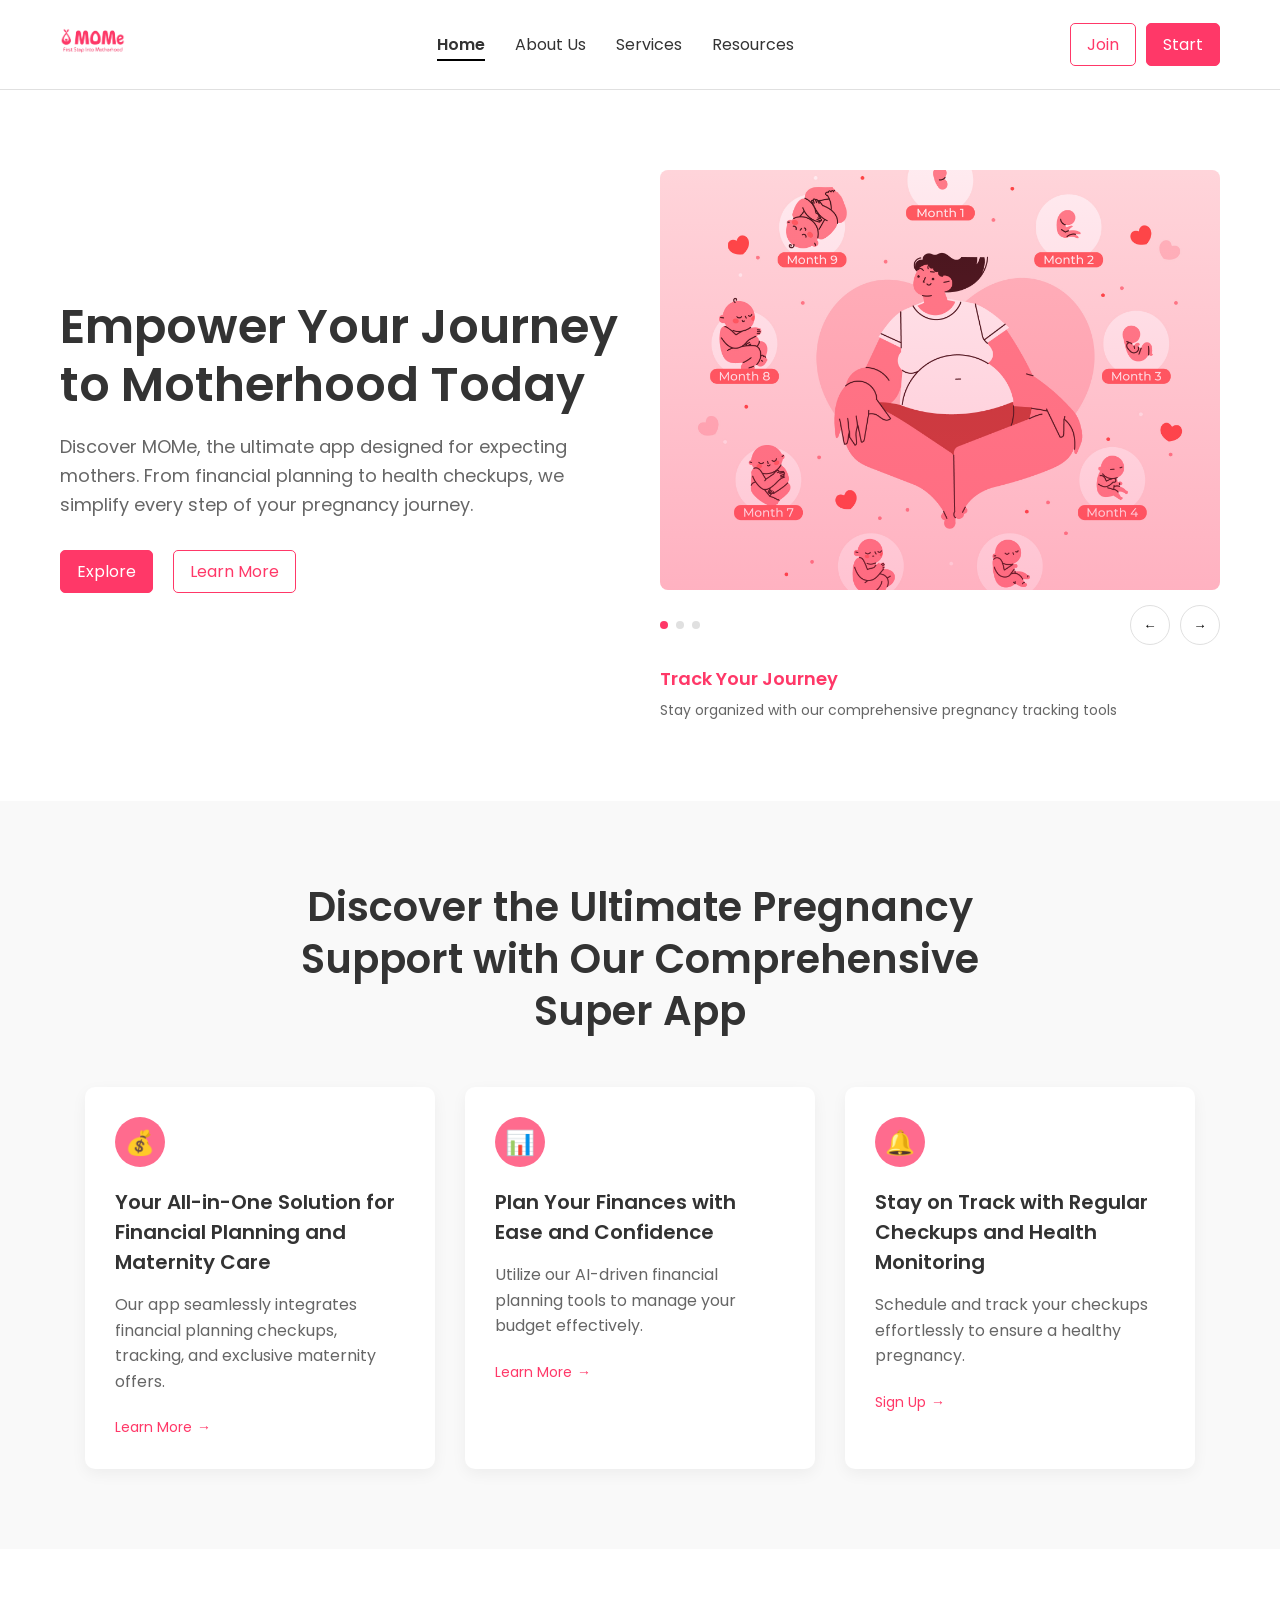
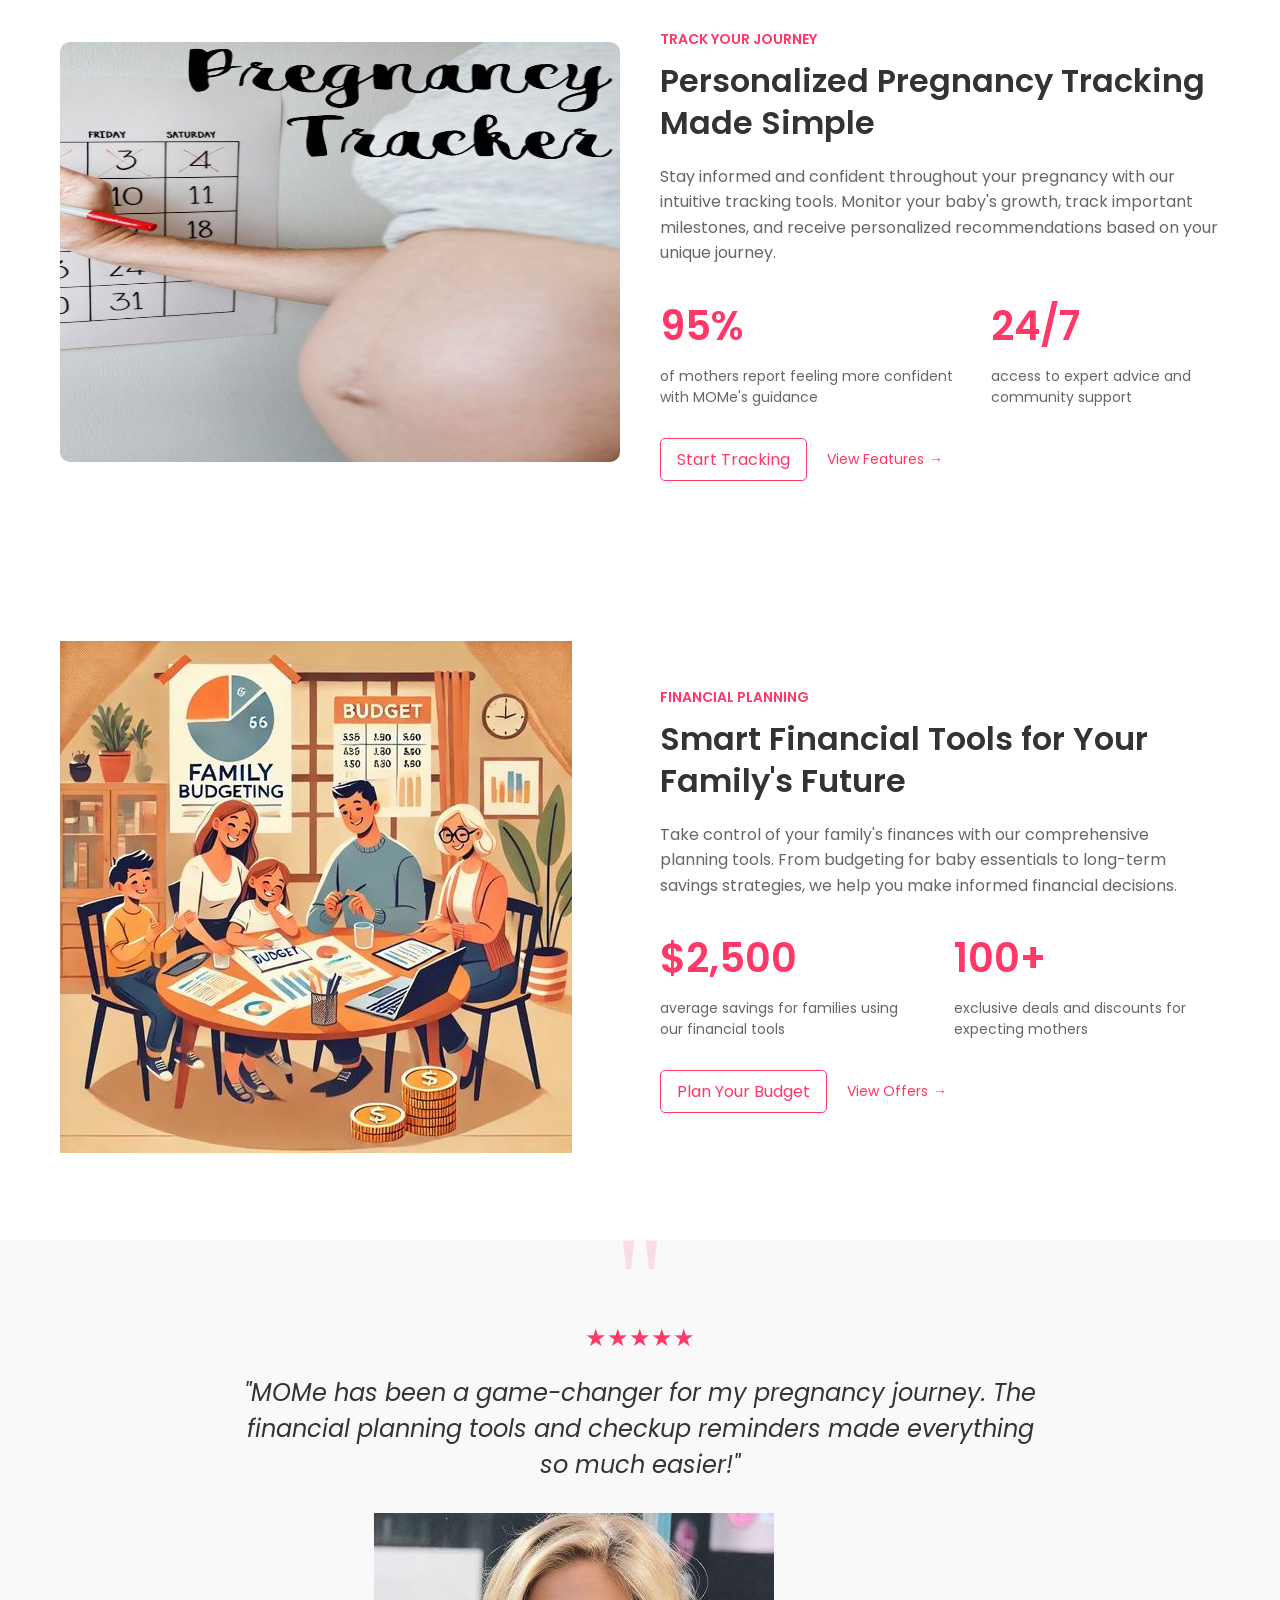
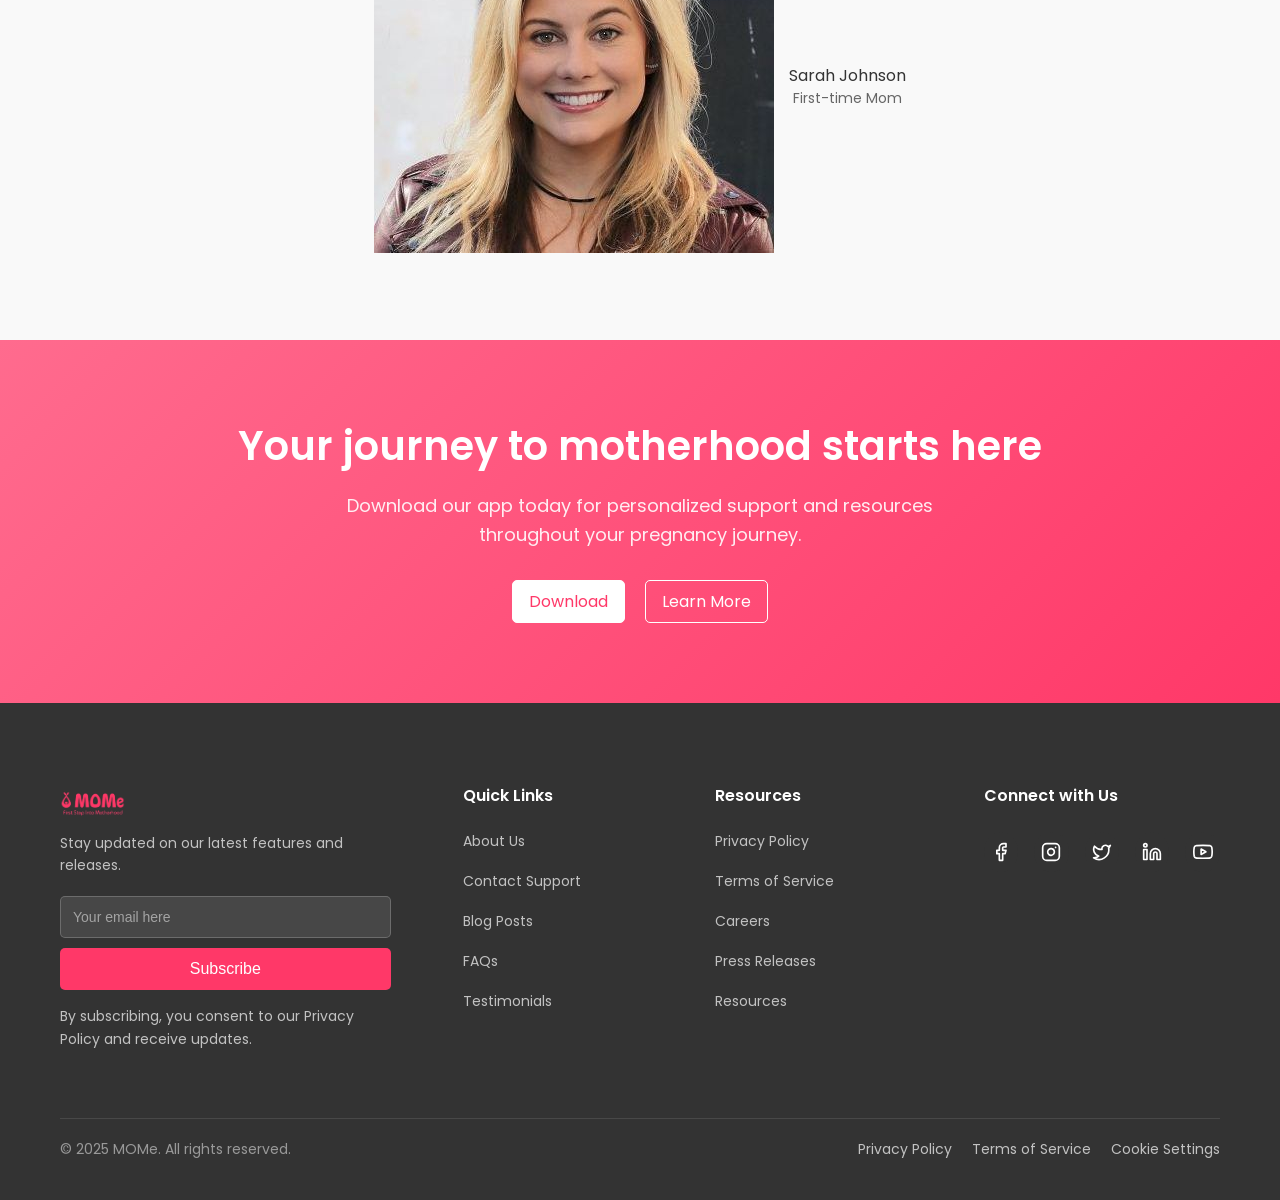
<file: index.html>
<!DOCTYPE html>
<html lang="en">
<head>
  <meta charset="UTF-8">
  <meta name="viewport" content="width=device-width, initial-scale=1.0">
  <title>MOMe - Pregnancy Support App</title>
  <link rel="icon" type="image/svg+xml" href="favicon.svg">
  <link rel="stylesheet" href="styles.css">
  <link href="https://fonts.googleapis.com/css2?family=Poppins:wght@400;600&display=swap" rel="stylesheet">
  <meta name="description" content="MOMe - Your all-in-one pregnancy companion app. Track your journey, manage finances, and get expert support throughout your pregnancy.">
</head>
<body>
  <!-- Header -->
  <header>
    <div class="container">
      <div class="logo"><img src="logo\MOMe_-_First_Step_Into_Motherhood.pptx-removebg-preview (1).png" alt="MOMe Logo"></div>
      <nav>
        <ul>
          <li><a href="index.html" class="active">Home</a></li>
          <li><a href="about.html">About Us</a></li>
          <li><a href="services.html">Services</a></li>
          <li><a href="resources.html">Resources</a></li>
        </ul>
      </nav>
      <div class="header-buttons">
        <a href="#" class="btn btn-outline">Join</a>
        <a href="#" class="btn btn-filled">Start</a>
      </div>
    </div>
  </header>

  <!-- Hero Section -->
  <section class="hero">
    <div class="container">
      <div class="hero-content">
        <!-- Left Side: Text and Buttons -->
        <div class="hero-text">
          <h1>Empower Your Journey to Motherhood Today</h1>
          <p>
            Discover MOMe, the ultimate app designed for expecting mothers. From financial planning to health checkups, we simplify every step of your pregnancy journey.
          </p>
          <div class="hero-buttons">
            <a href="#" class="btn btn-filled">Explore</a>
            <a href="#" class="btn btn-outline">Learn More</a>
          </div>
        </div>
        <!-- Right Side: Single Image with Slider Controls -->
        <div class="hero-image-container">
          <div class="main-image-placeholder" style="background-image: url('hero/preg_tip.jpg')">
          </div>
          <div class="slider-container">
            <div class="slide-indicators">
              <div class="indicator active"></div>
              <div class="indicator"></div>
              <div class="indicator"></div>
            </div>
            <div class="slider-navigation">
              <button class="nav-button prev">←</button>
              <button class="nav-button next">→</button>
            </div>
          </div>
          <div class="short-info">
            <h3>Track Your Journey</h3>
            <p>Stay organized with our comprehensive pregnancy tracking tools</p>
          </div>
        </div>
      </div>
    </div>
  </section>

  <!-- Features Section -->
  <section class="features">
    <div class="container">
      <h2>Discover the Ultimate Pregnancy Support with Our Comprehensive Super App</h2>
      <div class="feature-cards">
        <!-- Card 1 -->
        <div class="card">
          <div class="icon-placeholder"></div>
          <h3>Your All-in-One Solution for Financial Planning and Maternity Care</h3>
          <p>Our app seamlessly integrates financial planning checkups, tracking, and exclusive maternity offers.</p>
          <a href="#" class="learn-more">Learn More <span class="arrow">→</span></a>
        </div>
        <!-- Card 2 -->
        <div class="card">
          <div class="icon-placeholder"></div>
          <h3>Plan Your Finances with Ease and Confidence</h3>
          <p>Utilize our AI-driven financial planning tools to manage your budget effectively.</p>
          <a href="#" class="learn-more">Learn More <span class="arrow">→</span></a>
        </div>
        <!-- Card 3 -->
        <div class="card">
          <div class="icon-placeholder"></div>
          <h3>Stay on Track with Regular Checkups and Health Monitoring</h3>
          <p>Schedule and track your checkups effortlessly to ensure a healthy pregnancy.</p>
          <a href="#" class="learn-more">Sign Up <span class="arrow">→</span></a>
        </div>
      </div>
    </div>
  </section>

  <!-- New Section: Medium Length Section -->
  <section class="medium-section">
    <div class="container">
      <div class="medium-content">
        <!-- Left Side: Image -->
        <div class="medium-image">
          <img src="hero\Track_pregnant.jpeg" alt="Pregnancy Tracking" class="image-placeholder">
        </div>
        <!-- Right Side: Text and Stats -->
        <div class="medium-text">
          <span class="tagline">Track Your Journey</span>
          <h2>Personalized Pregnancy Tracking Made Simple</h2>
          <p>
            Stay informed and confident throughout your pregnancy with our intuitive tracking tools. Monitor your baby's growth, track important milestones, and receive personalized recommendations based on your unique journey.
          </p>
          <div class="stats">
            <div class="stat">
              <h3>95%</h3>
              <p>of mothers report feeling more confident with MOMe's guidance</p>
            </div>
            <div class="stat">
              <h3>24/7</h3>
              <p>access to expert advice and community support</p>
            </div>
          </div>
          <div class="medium-buttons">
            <a href="#" class="btn btn-outline">Start Tracking</a>
            <a href="#" class="learn-more">View Features <span class="arrow">→</span></a>
          </div>
        </div>
      </div>
    </div>
  </section>

  <!-- Medium Length Section -->
  <section class="medium-section">
    <div class="container">
      <div class="medium-content">
        <!-- Left Side: Image -->
        <div class="medium-image">
          <img src="hero\Financial_family.jpeg" alt="Financial Planning Image" class="medium-img">
        </div>
        <!-- Right Side: Text and Stats -->
        <div class="medium-text">
          <span class="tagline">Financial Planning</span>
          <h2>Smart Financial Tools for Your Family's Future</h2>
          <p>
            Take control of your family's finances with our comprehensive planning tools. From budgeting for baby essentials to long-term savings strategies, we help you make informed financial decisions.
          </p>
          <div class="stats">
            <div class="stat">
              <h3>$2,500</h3>
              <p>average savings for families using our financial tools</p>
            </div>
            <div class="stat">
              <h3>100+</h3>
              <p>exclusive deals and discounts for expecting mothers</p>
            </div>
          </div>
          <div class="medium-buttons">
            <a href="#" class="btn btn-outline">Plan Your Budget</a>
            <a href="#" class="learn-more">View Offers <span class="arrow">→</span></a>
          </div>
        </div>
      </div>
    </div>
  </section>

  <!-- Testimonial Section -->
  <section class="testimonial">
    <div class="container">
      <div class="stars">★★★★★</div>
      <blockquote>
        "MOMe has been a game-changer for my pregnancy journey. The financial planning tools and checkup reminders made everything so much easier!"
      </blockquote>
      <div class="author">
        <div class="avatar">
          <img src="hero\sarahjonson.jpeg" alt="Sarah Johnson" class="avatar-img">
        </div>
        <div class="author-info">
          <p>Sarah Johnson</p>
          <p>First-time Mom</p>
        </div>
      </div>
    </div>
  </section>

  <!-- CTA Section -->
  <section class="cta">
    <div class="container">
      <h2>Your journey to motherhood starts here</h2>
      <p>Download our app today for personalized support and resources throughout your pregnancy journey.</p>
      <div class="cta-buttons">
        <a href="#" class="btn btn-filled">Download</a>
        <a href="#" class="btn btn-outline">Learn More</a>
      </div>
    </div>
  </section>

  <!-- Footer -->
  <footer>
    <div class="container">
        <div class="footer-columns">
          <!-- Column 1: Logo & Newsletter -->
          <div class="footer-column">
            <div class="logo"><img src="logo\MOMe_-_First_Step_Into_Motherhood.pptx-removebg-preview (1).png" alt="MOMe Logo"></div>
            <p>Stay updated on our latest features and releases.</p>
            <form class="newsletter-form">
              <input type="email" placeholder="Your email here" required>
              <button type="submit" class="btn btn-filled">Subscribe</button>
            </form>
            <p class="consent-text">By subscribing, you consent to our Privacy Policy and receive updates.</p>
          </div>
          <!-- Column 2: Quick Links -->
          <div class="footer-column quick-links">
            <h4>Quick Links</h4>
            <ul>
              <li><a href="about.html">About Us</a></li>
              <li><a href="#">Contact Support</a></li>
              <li><a href="#">Blog Posts</a></li>
              <li><a href="#">FAQs</a></li>
              <li><a href="#">Testimonials</a></li>
            </ul>
          </div>
          <!-- Column 3: Resources -->
          <div class="footer-column">
            <h4>Resources</h4>
            <ul>
              <li><a href="#">Privacy Policy</a></li>
              <li><a href="#">Terms of Service</a></li>
              <li><a href="#">Careers</a></li>
              <li><a href="#">Press Releases</a></li>
              <li><a href="resources.html">Resources</a></li>
            </ul>
          </div>
          <!-- Column 4: Connect with Us -->
          <div class="footer-column">
            <h4>Connect with Us</h4>
            <div class="social-icons">
              <a href="#" aria-label="Facebook"><svg xmlns="http://www.w3.org/2000/svg" width="24" height="24" viewBox="0 0 24 24" fill="none" stroke="currentColor" stroke-width="2" stroke-linecap="round" stroke-linejoin="round"><path d="M18 2h-3a5 5 0 0 0-5 5v3H7v4h3v8h4v-8h3l1-4h-4V7a1 1 0 0 1 1-1h3z"></path></svg></a>
              <a href="#" aria-label="Instagram"><svg xmlns="http://www.w3.org/2000/svg" width="24" height="24" viewBox="0 0 24 24" fill="none" stroke="currentColor" stroke-width="2" stroke-linecap="round" stroke-linejoin="round"><rect x="2" y="2" width="20" height="20" rx="5" ry="5"></rect><path d="M16 11.37A4 4 0 1 1 12.63 8 4 4 0 0 1 16 11.37z"></path><line x1="17.5" y1="6.5" x2="17.51" y2="6.5"></line></svg></a>
              <a href="#" aria-label="Twitter"><svg xmlns="http://www.w3.org/2000/svg" width="24" height="24" viewBox="0 0 24 24" fill="none" stroke="currentColor" stroke-width="2" stroke-linecap="round" stroke-linejoin="round"><path d="M22 4s-.7 2.1-2 3.4c1.6 10-9.4 17.3-18 11.6 2.2.1 4.4-.6 6-2C3 15.5.5 9.6 3 5c2.2 2.6 5.6 4.1 9 4-.9-4.2 4-6.6 7-3.8 1.1 0 3-1.2 3-1.2z"></path></svg></a>
              <a href="#" aria-label="LinkedIn"><svg xmlns="http://www.w3.org/2000/svg" width="24" height="24" viewBox="0 0 24 24" fill="none" stroke="currentColor" stroke-width="2" stroke-linecap="round" stroke-linejoin="round"><path d="M16 8a6 6 0 0 1 6 6v7h-4v-7a2 2 0 0 0-2-2 2 2 0 0 0-2 2v7h-4v-7a6 6 0 0 1 6-6z"></path><rect x="2" y="9" width="4" height="12"></rect><circle cx="4" cy="4" r="2"></circle></svg></a>
              <a href="#" aria-label="YouTube"><svg xmlns="http://www.w3.org/2000/svg" width="24" height="24" viewBox="0 0 24 24" fill="none" stroke="currentColor" stroke-width="2" stroke-linecap="round" stroke-linejoin="round"><path d="M22.54 6.42a2.78 2.78 0 0 0-1.94-2C18.88 4 12 4 12 4s-6.88 0-8.6.46a2.78 2.78 0 0 0-1.94 2A29 29 0 0 0 1 11.75a29 29 0 0 0 .46 5.33A2.78 2.78 0 0 0 3.4 19c1.72.46 8.6.46 8.6.46s6.88 0 8.6-.46a2.78 2.78 0 0 0 1.94-2 29 29 0 0 0 .46-5.25 29 29 0 0 0-.46-5.33z"></path><polygon points="9.75 15.02 15.5 11.75 9.75 8.48 9.75 15.02"></polygon></svg></a>
            </div>
          </div>
        </div>
        <div class="footer-bottom">
          <p>© 2025 MOMe. All rights reserved.</p>
          <div class="footer-bottom-links">
            <a href="#">Privacy Policy</a>
            <a href="#">Terms of Service</a>
            <a href="#">Cookie Settings</a>
          </div>
        </div>
      </div>
  </footer>

  <!-- JavaScript -->
  <script src="script.js"></script>
</body>
</html>
</file>
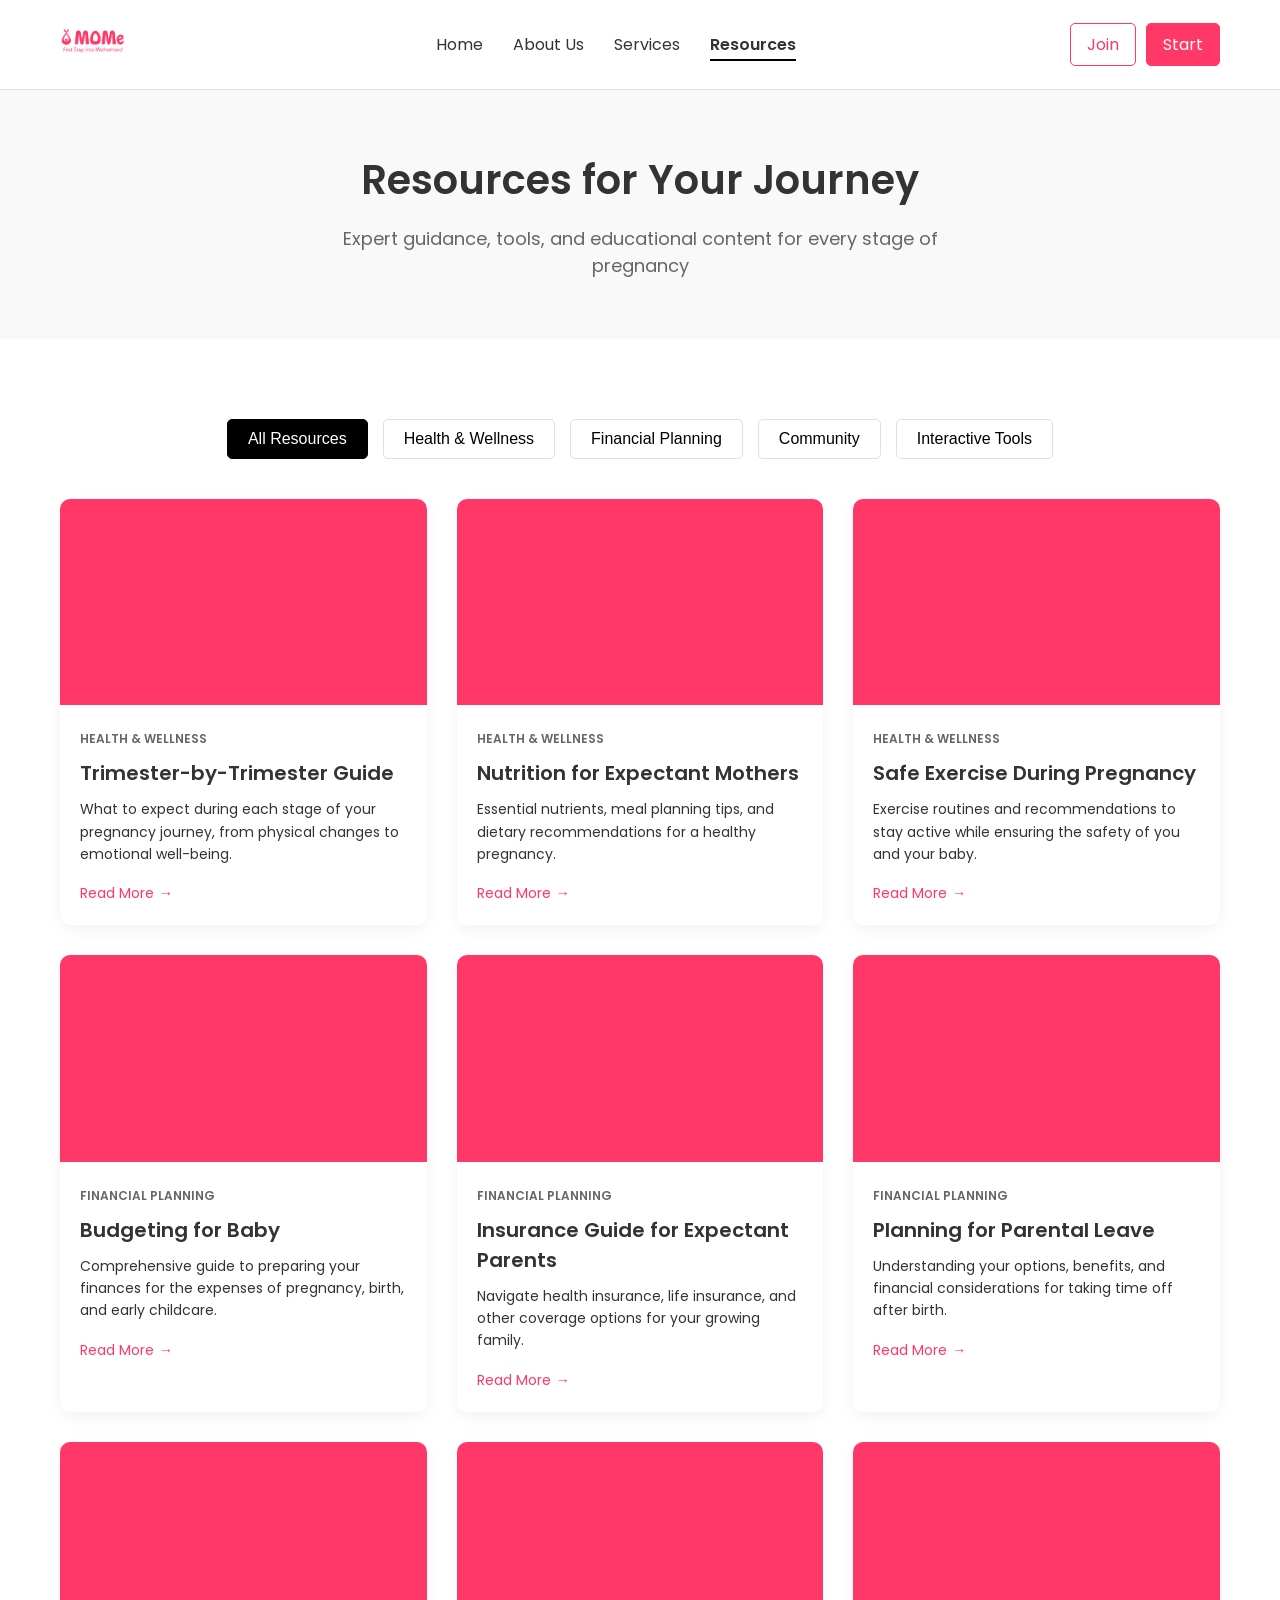
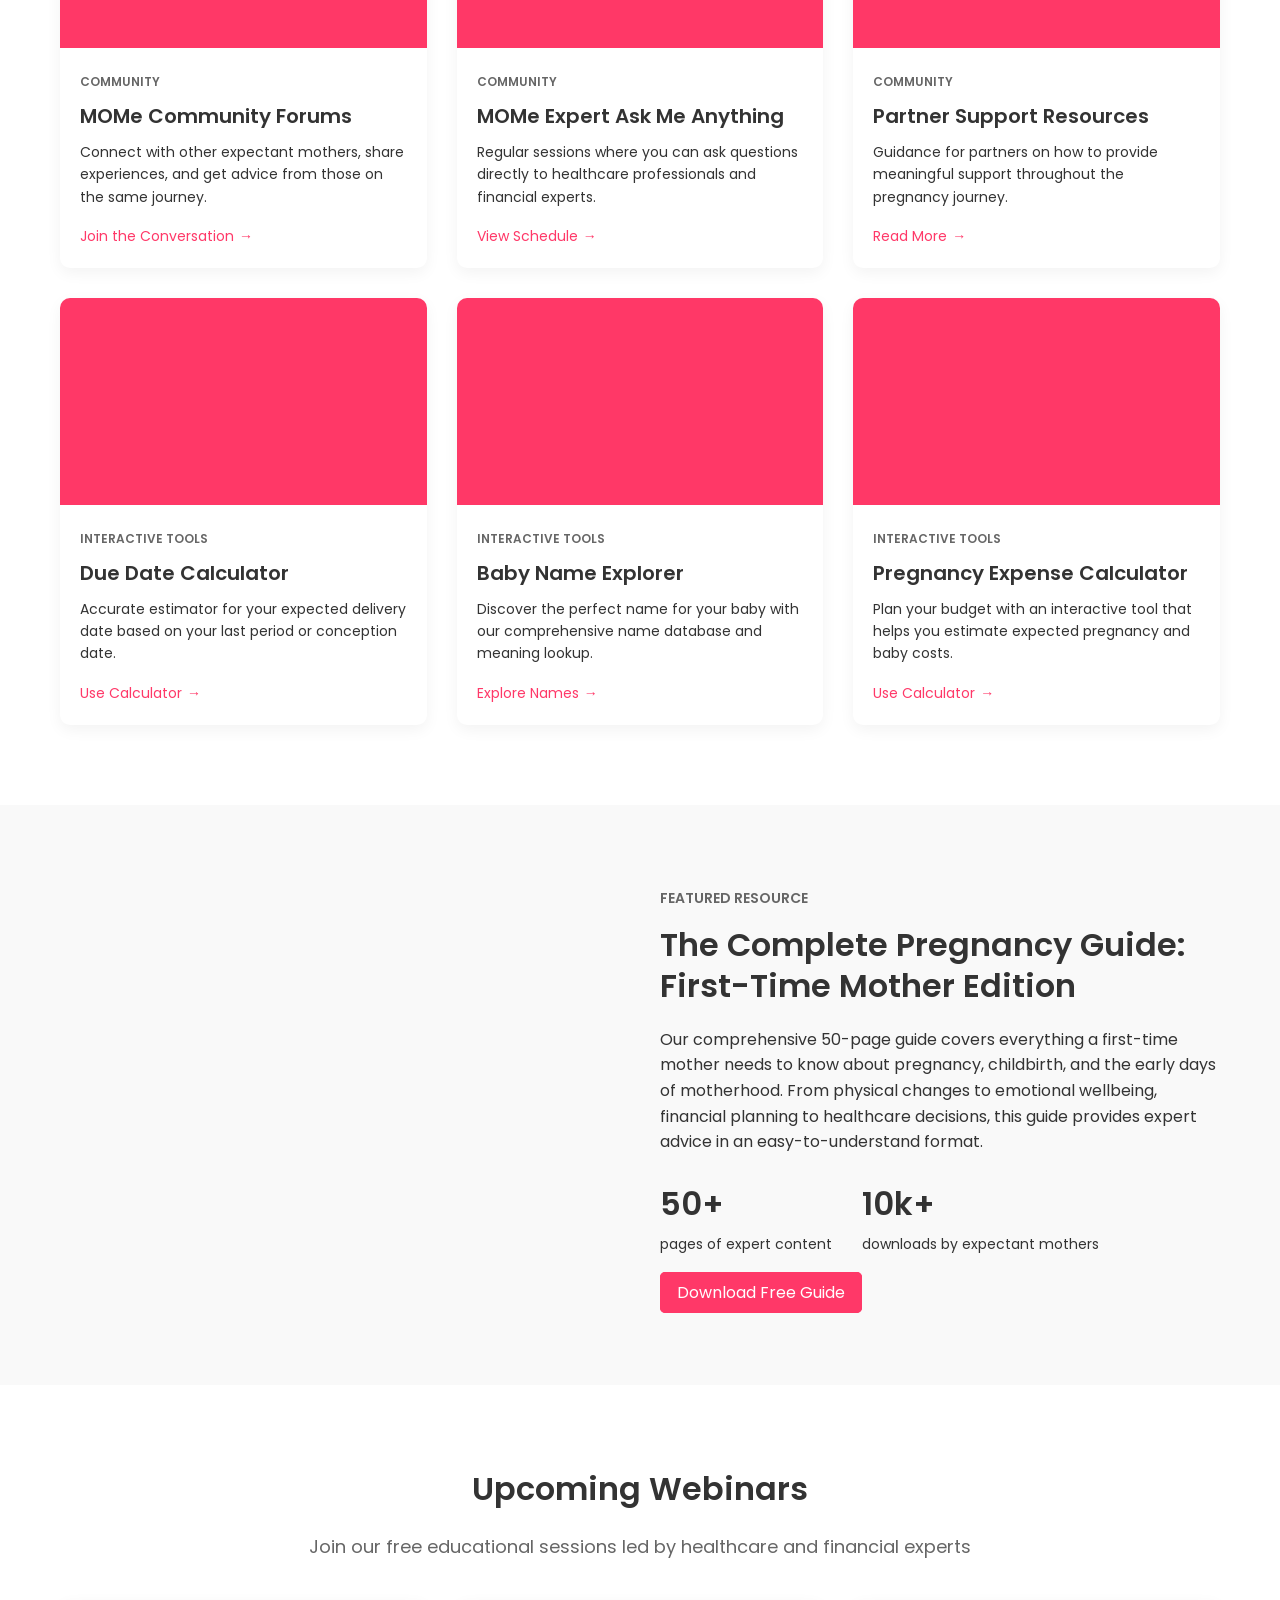
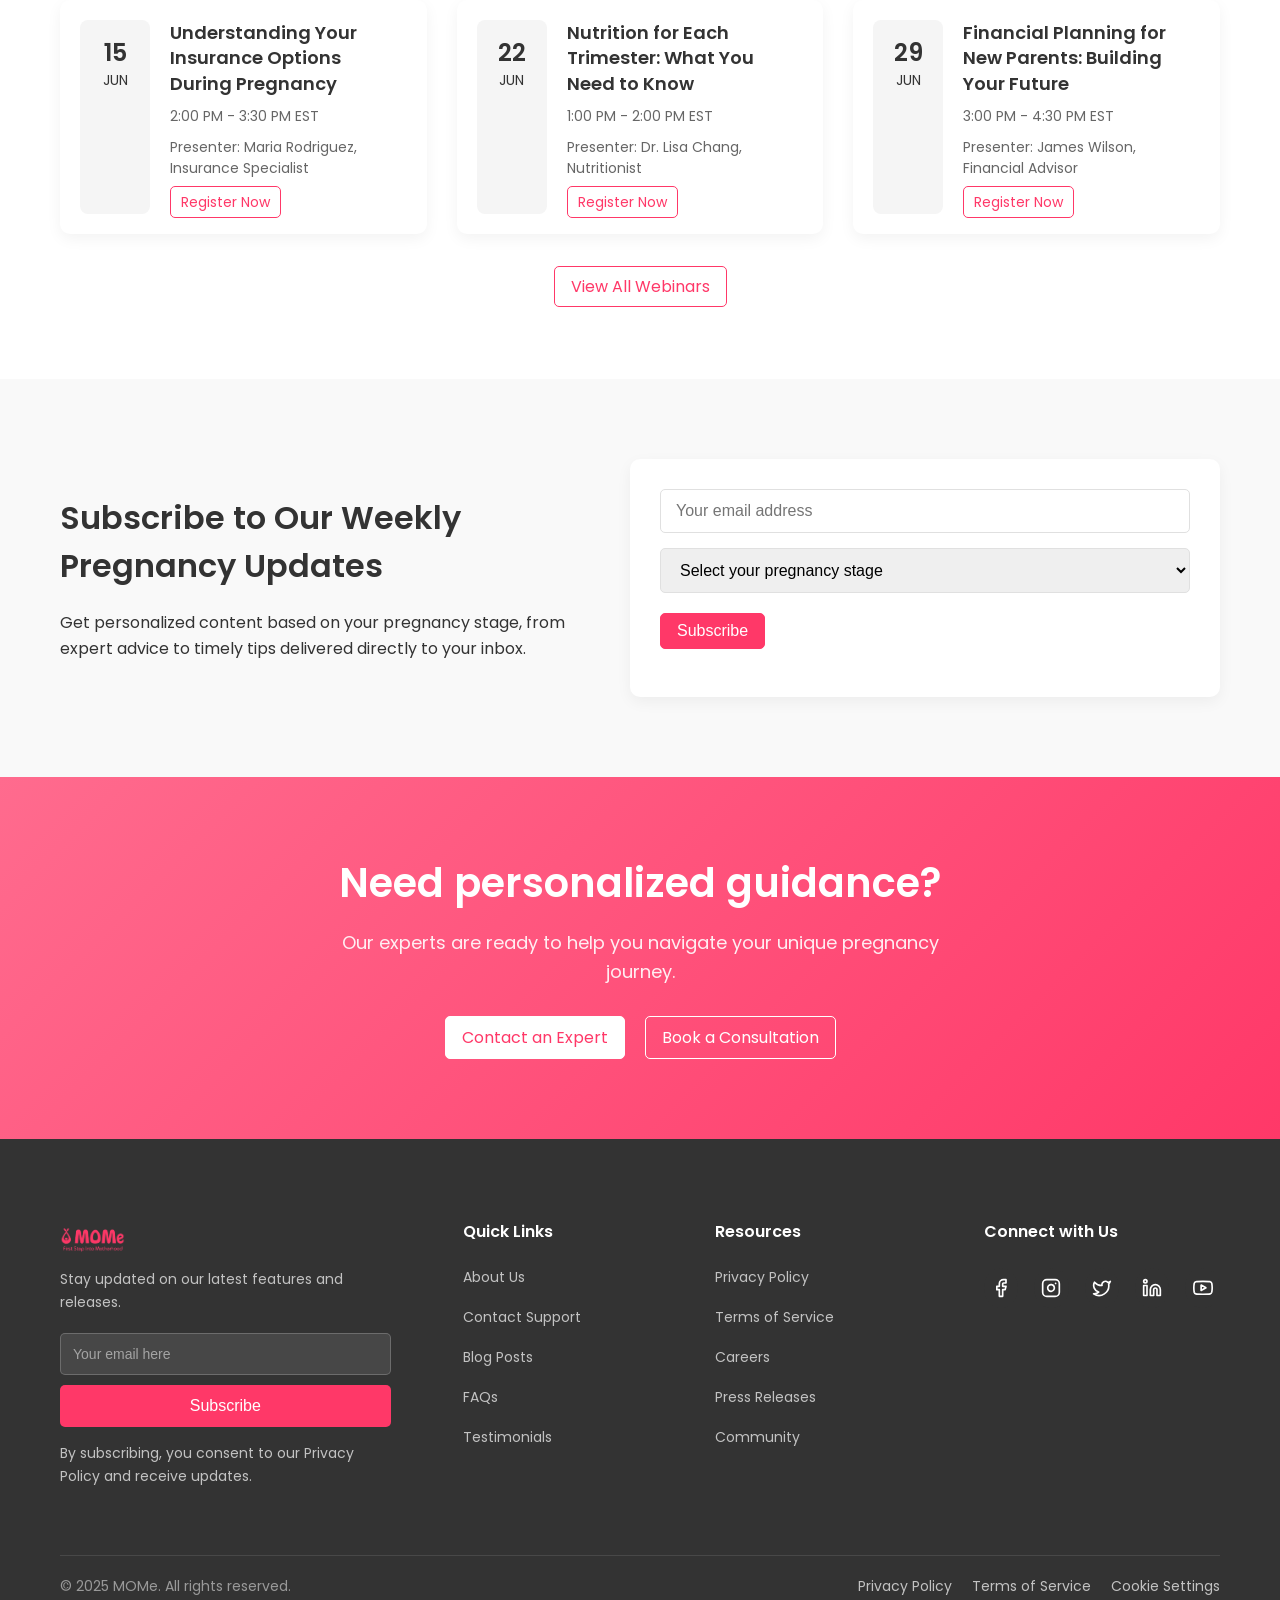
<file: resources.html>
<!DOCTYPE html>
<html lang="en">
<head>
  <meta charset="UTF-8">
  <meta name="viewport" content="width=device-width, initial-scale=1.0">
  <title>Resources - MOMe</title>
  <link rel="icon" type="image/svg+xml" href="favicon.svg">
  <link rel="stylesheet" href="styles.css">
  <link href="https://fonts.googleapis.com/css2?family=Poppins:wght@400;600&display=swap" rel="stylesheet">
  <meta name="description" content="Discover a wealth of resources for expectant mothers - articles, guides, tools, and community support throughout your pregnancy journey.">
</head>
<body>
  <!-- Header -->
  <header>
    <div class="container">
      <div class="logo"><img src="logo\MOMe_-_First_Step_Into_Motherhood.pptx-removebg-preview (1).png" alt="MOMe Logo"></div>
      <nav>
        <ul>
          <li><a href="index.html">Home</a></li>
          <li><a href="about.html">About Us</a></li>
          <li><a href="services.html">Services</a></li>
          <li><a href="resources.html" class="active">Resources</a></li>
        </ul>
      </nav>
      <div class="header-buttons">
        <a href="#" class="btn btn-outline">Join</a>
        <a href="#" class="btn btn-filled">Start</a>
      </div>
    </div>
  </header>

  <!-- Page Banner -->
  <section class="page-banner">
    <div class="container">
      <h1>Resources for Your Journey</h1>
      <p>Expert guidance, tools, and educational content for every stage of pregnancy</p>
    </div>
  </section>

  <!-- Categories Section -->
  <section class="resource-categories">
    <div class="container">
      <div class="category-tabs">
        <button class="category-tab active" data-category="all">All Resources</button>
        <button class="category-tab" data-category="health">Health & Wellness</button>
        <button class="category-tab" data-category="financial">Financial Planning</button>
        <button class="category-tab" data-category="community">Community</button>
        <button class="category-tab" data-category="tools">Interactive Tools</button>
      </div>

      <div class="resource-grid">
        <!-- Health & Wellness -->
        <div class="resource-card" data-category="health">
          <div class="resource-image">
            <div class="image-placeholder" style="background-image: url('background.jpg')"></div>
          </div>
          <div class="resource-content">
            <span class="resource-tag">Health & Wellness</span>
            <h3>Trimester-by-Trimester Guide</h3>
            <p>What to expect during each stage of your pregnancy journey, from physical changes to emotional well-being.</p>
            <a href="#" class="learn-more">Read More <span class="arrow">→</span></a>
          </div>
        </div>

        <div class="resource-card" data-category="health">
          <div class="resource-image">
            <div class="image-placeholder" style="background-image: url('background.jpg')"></div>
          </div>
          <div class="resource-content">
            <span class="resource-tag">Health & Wellness</span>
            <h3>Nutrition for Expectant Mothers</h3>
            <p>Essential nutrients, meal planning tips, and dietary recommendations for a healthy pregnancy.</p>
            <a href="#" class="learn-more">Read More <span class="arrow">→</span></a>
          </div>
        </div>

        <div class="resource-card" data-category="health">
          <div class="resource-image">
            <div class="image-placeholder" style="background-image: url('background.jpg')"></div>
          </div>
          <div class="resource-content">
            <span class="resource-tag">Health & Wellness</span>
            <h3>Safe Exercise During Pregnancy</h3>
            <p>Exercise routines and recommendations to stay active while ensuring the safety of you and your baby.</p>
            <a href="#" class="learn-more">Read More <span class="arrow">→</span></a>
          </div>
        </div>

        <!-- Financial Planning -->
        <div class="resource-card" data-category="financial">
          <div class="resource-image">
            <div class="image-placeholder" style="background-image: url('background.jpg')"></div>
          </div>
          <div class="resource-content">
            <span class="resource-tag">Financial Planning</span>
            <h3>Budgeting for Baby</h3>
            <p>Comprehensive guide to preparing your finances for the expenses of pregnancy, birth, and early childcare.</p>
            <a href="#" class="learn-more">Read More <span class="arrow">→</span></a>
          </div>
        </div>

        <div class="resource-card" data-category="financial">
          <div class="resource-image">
            <div class="image-placeholder" style="background-image: url('background.jpg')"></div>
          </div>
          <div class="resource-content">
            <span class="resource-tag">Financial Planning</span>
            <h3>Insurance Guide for Expectant Parents</h3>
            <p>Navigate health insurance, life insurance, and other coverage options for your growing family.</p>
            <a href="#" class="learn-more">Read More <span class="arrow">→</span></a>
          </div>
        </div>

        <div class="resource-card" data-category="financial">
          <div class="resource-image">
            <div class="image-placeholder" style="background-image: url('background.jpg')"></div>
          </div>
          <div class="resource-content">
            <span class="resource-tag">Financial Planning</span>
            <h3>Planning for Parental Leave</h3>
            <p>Understanding your options, benefits, and financial considerations for taking time off after birth.</p>
            <a href="#" class="learn-more">Read More <span class="arrow">→</span></a>
          </div>
        </div>

        <!-- Community -->
        <div class="resource-card" data-category="community">
          <div class="resource-image">
            <div class="image-placeholder" style="background-image: url('background.jpg')"></div>
          </div>
          <div class="resource-content">
            <span class="resource-tag">Community</span>
            <h3>MOMe Community Forums</h3>
            <p>Connect with other expectant mothers, share experiences, and get advice from those on the same journey.</p>
            <a href="#" class="learn-more">Join the Conversation <span class="arrow">→</span></a>
          </div>
        </div>

        <div class="resource-card" data-category="community">
          <div class="resource-image">
            <div class="image-placeholder" style="background-image: url('background.jpg')"></div>
          </div>
          <div class="resource-content">
            <span class="resource-tag">Community</span>
            <h3>MOMe Expert Ask Me Anything</h3>
            <p>Regular sessions where you can ask questions directly to healthcare professionals and financial experts.</p>
            <a href="#" class="learn-more">View Schedule <span class="arrow">→</span></a>
          </div>
        </div>

        <div class="resource-card" data-category="community">
          <div class="resource-image">
            <div class="image-placeholder" style="background-image: url('background.jpg')"></div>
          </div>
          <div class="resource-content">
            <span class="resource-tag">Community</span>
            <h3>Partner Support Resources</h3>
            <p>Guidance for partners on how to provide meaningful support throughout the pregnancy journey.</p>
            <a href="#" class="learn-more">Read More <span class="arrow">→</span></a>
          </div>
        </div>

        <!-- Interactive Tools -->
        <div class="resource-card" data-category="tools">
          <div class="resource-image">
            <div class="image-placeholder" style="background-image: url('background.jpg')"></div>
          </div>
          <div class="resource-content">
            <span class="resource-tag">Interactive Tools</span>
            <h3>Due Date Calculator</h3>
            <p>Accurate estimator for your expected delivery date based on your last period or conception date.</p>
            <a href="#" class="learn-more">Use Calculator <span class="arrow">→</span></a>
          </div>
        </div>

        <div class="resource-card" data-category="tools">
          <div class="resource-image">
            <div class="image-placeholder" style="background-image: url('background.jpg')"></div>
          </div>
          <div class="resource-content">
            <span class="resource-tag">Interactive Tools</span>
            <h3>Baby Name Explorer</h3>
            <p>Discover the perfect name for your baby with our comprehensive name database and meaning lookup.</p>
            <a href="#" class="learn-more">Explore Names <span class="arrow">→</span></a>
          </div>
        </div>

        <div class="resource-card" data-category="tools">
          <div class="resource-image">
            <div class="image-placeholder" style="background-image: url('background.jpg')"></div>
          </div>
          <div class="resource-content">
            <span class="resource-tag">Interactive Tools</span>
            <h3>Pregnancy Expense Calculator</h3>
            <p>Plan your budget with an interactive tool that helps you estimate expected pregnancy and baby costs.</p>
            <a href="#" class="learn-more">Use Calculator <span class="arrow">→</span></a>
          </div>
        </div>
      </div>
    </div>
  </section>

  <!-- Featured Resource -->
  <section class="featured-resource">
    <div class="container">
      <div class="featured-resource-content">
        <div class="featured-resource-image">
          <div class="image-placeholder" style="background-image: url('background.jpg')"></div>
        </div>
        <div class="featured-resource-text">
          <span class="featured-label">Featured Resource</span>
          <h2>The Complete Pregnancy Guide: First-Time Mother Edition</h2>
          <p>Our comprehensive 50-page guide covers everything a first-time mother needs to know about pregnancy, childbirth, and the early days of motherhood. From physical changes to emotional wellbeing, financial planning to healthcare decisions, this guide provides expert advice in an easy-to-understand format.</p>
          <div class="featured-stats">
            <div class="featured-stat">
              <h3>50+</h3>
              <p>pages of expert content</p>
            </div>
            <div class="featured-stat">
              <h3>10k+</h3>
              <p>downloads by expectant mothers</p>
            </div>
          </div>
          <a href="#" class="btn btn-filled">Download Free Guide</a>
        </div>
      </div>
    </div>
  </section>

  <!-- Monthly Webinars -->
  <section class="webinars-section">
    <div class="container">
      <h2 class="section-title">Upcoming Webinars</h2>
      <p class="section-subtitle">Join our free educational sessions led by healthcare and financial experts</p>
      
      <div class="webinars-grid">
        <div class="webinar-card">
          <div class="webinar-date">
            <span class="day">15</span>
            <span class="month">Jun</span>
          </div>
          <div class="webinar-info">
            <h3>Understanding Your Insurance Options During Pregnancy</h3>
            <p class="webinar-time">2:00 PM - 3:30 PM EST</p>
            <p class="webinar-presenter">Presenter: Maria Rodriguez, Insurance Specialist</p>
            <a href="#" class="btn btn-outline btn-sm">Register Now</a>
          </div>
        </div>
        
        <div class="webinar-card">
          <div class="webinar-date">
            <span class="day">22</span>
            <span class="month">Jun</span>
          </div>
          <div class="webinar-info">
            <h3>Nutrition for Each Trimester: What You Need to Know</h3>
            <p class="webinar-time">1:00 PM - 2:00 PM EST</p>
            <p class="webinar-presenter">Presenter: Dr. Lisa Chang, Nutritionist</p>
            <a href="#" class="btn btn-outline btn-sm">Register Now</a>
          </div>
        </div>
        
        <div class="webinar-card">
          <div class="webinar-date">
            <span class="day">29</span>
            <span class="month">Jun</span>
          </div>
          <div class="webinar-info">
            <h3>Financial Planning for New Parents: Building Your Future</h3>
            <p class="webinar-time">3:00 PM - 4:30 PM EST</p>
            <p class="webinar-presenter">Presenter: James Wilson, Financial Advisor</p>
            <a href="#" class="btn btn-outline btn-sm">Register Now</a>
          </div>
        </div>
      </div>
      
      <div class="webinars-cta">
        <a href="#" class="btn btn-outline">View All Webinars</a>
      </div>
    </div>
  </section>

  <!-- Newsletter Section -->
  <section class="newsletter-section">
    <div class="container">
      <div class="newsletter-content">
        <div class="newsletter-text">
          <h2>Subscribe to Our Weekly Pregnancy Updates</h2>
          <p>Get personalized content based on your pregnancy stage, from expert advice to timely tips delivered directly to your inbox.</p>
        </div>
        <form class="newsletter-form-large">
          <div class="form-group">
            <input type="email" placeholder="Your email address" required>
            <select name="pregnancy-stage" required>
              <option value="" disabled selected>Select your pregnancy stage</option>
              <option value="planning">Planning for pregnancy</option>
              <option value="first-trimester">First trimester</option>
              <option value="second-trimester">Second trimester</option>
              <option value="third-trimester">Third trimester</option>
              <option value="postpartum">Postpartum</option>
            </select>
          </div>
          <button type="submit" class="btn btn-filled">Subscribe</button>
          <p class="consent-text">By subscribing, you agree to our privacy policy and consent to receive weekly updates.</p>
        </form>
      </div>
    </div>
  </section>
  
  <!-- CTA Section -->
  <section class="cta">
    <div class="container">
      <h2>Need personalized guidance?</h2>
      <p>Our experts are ready to help you navigate your unique pregnancy journey.</p>
      <div class="cta-buttons">
        <a href="#" class="btn btn-filled">Contact an Expert</a>
        <a href="#" class="btn btn-outline">Book a Consultation</a>
      </div>
    </div>
  </section>

  <!-- Footer -->
  <footer>
    <div class="container">
        <div class="footer-columns">
          <!-- Column 1: Logo & Newsletter -->
          <div class="footer-column">
            <div class="logo"><img src="logo\MOMe_-_First_Step_Into_Motherhood.pptx-removebg-preview (1).png" alt="MOMe Logo"></div>
            <p>Stay updated on our latest features and releases.</p>
            <form class="newsletter-form">
              <input type="email" placeholder="Your email here" required>
              <button type="submit" class="btn btn-filled">Subscribe</button>
            </form>
            <p class="consent-text">By subscribing, you consent to our Privacy Policy and receive updates.</p>
          </div>
          <!-- Column 2: Quick Links -->
          <div class="footer-column quick-links">
            <h4>Quick Links</h4>
            <ul>
              <li><a href="about.html">About Us</a></li>
              <li><a href="#">Contact Support</a></li>
              <li><a href="#">Blog Posts</a></li>
              <li><a href="#">FAQs</a></li>
              <li><a href="#">Testimonials</a></li>
            </ul>
          </div>
          <!-- Column 3: Resources -->
          <div class="footer-column">
            <h4>Resources</h4>
            <ul>
              <li><a href="#">Privacy Policy</a></li>
              <li><a href="#">Terms of Service</a></li>
              <li><a href="#">Careers</a></li>
              <li><a href="#">Press Releases</a></li>
              <li><a href="#">Community</a></li>
            </ul>
          </div>
          <!-- Column 4: Connect with Us -->
          <div class="footer-column">
            <h4>Connect with Us</h4>
            <div class="social-icons">
              <a href="#" aria-label="Facebook"><svg xmlns="http://www.w3.org/2000/svg" width="24" height="24" viewBox="0 0 24 24" fill="none" stroke="currentColor" stroke-width="2" stroke-linecap="round" stroke-linejoin="round"><path d="M18 2h-3a5 5 0 0 0-5 5v3H7v4h3v8h4v-8h3l1-4h-4V7a1 1 0 0 1 1-1h3z"></path></svg></a>
              <a href="#" aria-label="Instagram"><svg xmlns="http://www.w3.org/2000/svg" width="24" height="24" viewBox="0 0 24 24" fill="none" stroke="currentColor" stroke-width="2" stroke-linecap="round" stroke-linejoin="round"><rect x="2" y="2" width="20" height="20" rx="5" ry="5"></rect><path d="M16 11.37A4 4 0 1 1 12.63 8 4 4 0 0 1 16 11.37z"></path><line x1="17.5" y1="6.5" x2="17.51" y2="6.5"></line></svg></a>
              <a href="#" aria-label="Twitter"><svg xmlns="http://www.w3.org/2000/svg" width="24" height="24" viewBox="0 0 24 24" fill="none" stroke="currentColor" stroke-width="2" stroke-linecap="round" stroke-linejoin="round"><path d="M22 4s-.7 2.1-2 3.4c1.6 10-9.4 17.3-18 11.6 2.2.1 4.4-.6 6-2C3 15.5.5 9.6 3 5c2.2 2.6 5.6 4.1 9 4-.9-4.2 4-6.6 7-3.8 1.1 0 3-1.2 3-1.2z"></path></svg></a>
              <a href="#" aria-label="LinkedIn"><svg xmlns="http://www.w3.org/2000/svg" width="24" height="24" viewBox="0 0 24 24" fill="none" stroke="currentColor" stroke-width="2" stroke-linecap="round" stroke-linejoin="round"><path d="M16 8a6 6 0 0 1 6 6v7h-4v-7a2 2 0 0 0-2-2a2 2 0 0 0-2 2v7h-4v-7a6 6 0 0 1 6-6z"></path><rect x="2" y="9" width="4" height="12"></rect><circle cx="4" cy="4" r="2"></circle></svg></a>
              <a href="#" aria-label="YouTube"><svg xmlns="http://www.w3.org/2000/svg" width="24" height="24" viewBox="0 0 24 24" fill="none" stroke="currentColor" stroke-width="2" stroke-linecap="round" stroke-linejoin="round"><path d="M22.54 6.42a2.78 2.78 0 0 0-1.94-2C18.88 4 12 4 12 4s-6.88 0-8.6.46a2.78 2.78 0 0 0-1.94 2A29 29 0 0 0 1 11.75a29 29 0 0 0 .46 5.33A2.78 2.78 0 0 0 3.4 19c1.72.46 8.6.46 8.6.46s6.88 0 8.6-.46a2.78 2.78 0 0 0 1.94-2 29 29 0 0 0 .46-5.25 29 29 0 0 0-.46-5.33z"></path><polygon points="9.75 15.02 15.5 11.75 9.75 8.48 9.75 15.02"></polygon></svg></a>
            </div>
          </div>
        </div>
        <div class="footer-bottom">
          <p>© 2025 MOMe. All rights reserved.</p>
          <div class="footer-bottom-links">
            <a href="#">Privacy Policy</a>
            <a href="#">Terms of Service</a>
            <a href="#">Cookie Settings</a>
          </div>
        </div>
      </div>
  </footer>

  <!-- JavaScript -->
  <script src="script.js"></script>
  <script>
    // Resource filtering functionality
    document.addEventListener('DOMContentLoaded', function() {
      const tabs = document.querySelectorAll('.category-tab');
      const resources = document.querySelectorAll('.resource-card');
      
      // Set up click handlers for category tabs
      tabs.forEach(tab => {
        tab.addEventListener('click', () => {
          // Update active tab
          tabs.forEach(t => t.classList.remove('active'));
          tab.classList.add('active');
          
          const category = tab.getAttribute('data-category');
          
          // Show/hide resources based on category
          resources.forEach(resource => {
            if (category === 'all' || resource.getAttribute('data-category') === category) {
              resource.style.display = 'block';
            } else {
              resource.style.display = 'none';
            }
          });
        });
      });
    });
  </script>
</body>
</html>
</file>
<file: styles.css>
/* Global Reset and Font */
* {
  margin: 0;
  padding: 0;
  box-sizing: border-box;
}

:root {
  /* Primary color based on the logo */
  --primary-color: #FF3868;
  --primary-dark: #E82A5A;
  --primary-light: #FF6B8E;
  
  /* Complementary colors */
  --secondary-color: #33C9DB;
  --secondary-dark: #28A8B8;
  --secondary-light: #5FD6E4;
  
  /* Neutrals */
  --dark: #333333;
  --grey: #666666;
  --light-grey: #E0E0E0;
  --off-white: #F9F9F9;
  --white: #FFFFFF;
}

body {
  font-family: 'Poppins', sans-serif;
  color: var(--dark);
  background-color: var(--white);
}

/* Container for consistent width */
.container {
  max-width: 1200px;
  margin: 0 auto;
  padding: 0 20px;
}

/* Header Styles */
header {
  padding: 20px 0;
  border-bottom: 1px solid var(--light-grey);
}

header .container {
  display: flex;
  justify-content: space-between;
  align-items: center;
}

.logo {
  font-size: 24px;
  font-weight: 600;
  color: var(--primary-color);
}

.logo img {
  height: 40px;
  width: auto;
  object-fit: contain;
}

nav ul {
  display: flex;
  list-style: none;
}

nav ul li {
  margin-left: 30px;
}

nav ul li a {
  text-decoration: none;
  color: var(--dark);
  font-size: 16px;
  transition: color 0.3s ease;
}

nav ul li a:hover {
  color: var(--primary-color);
}

.dropdown-arrow {
  font-size: 12px;
  margin-left: 5px;
}

.header-buttons {
  display: flex;
  gap: 10px;
}

.btn {
  padding: 8px 16px;
  text-decoration: none;
  font-size: 16px;
  border-radius: 5px;
  transition: all 0.3s ease;
}

.btn-filled {
  background-color: var(--primary-color);
  color: var(--white);
  border: 1px solid var(--primary-color);
}

.btn-outline {
  border: 1px solid var(--primary-color);
  color: var(--primary-color);
  background-color: transparent;
}

/* Hero Section Styles */
.hero {
  padding: 80px 0;
  background-color: var(--white);
}

.hero-content {
  display: flex;
  gap: 40px;
  align-items: center;
}

.hero-text {
  flex: 1;
}

.hero-text h1 {
  font-size: 48px;
  font-weight: 600;
  line-height: 1.2;
  margin-bottom: 20px;
  color: var(--dark);
}

.hero-text p {
  font-size: 18px;
  line-height: 1.6;
  margin-bottom: 30px;
  color: var(--grey);
}

.hero-buttons {
  display: flex;
  gap: 20px;
  margin-top: 20px;
}

/* New Hero Image Container */
.hero-image-container {
  flex: 1;
  display: flex;
  flex-direction: column;
  align-items: center;
  position: relative;
}

.main-image-placeholder {
  width: 100%;
  aspect-ratio: 4/3;
  background-color: var(--light-grey);
  border-radius: 8px;
  display: flex;
  align-items: center;
  justify-content: center;
  margin-bottom: 15px;
  overflow: hidden;
  background-image: url('https://source.unsplash.com/random/600x450/?pregnancy,mother');
  background-size: cover;
  background-position: center;
  position: relative;
}

.main-image-placeholder::after {
  content: '';
  position: absolute;
  top: 0;
  left: 0;
  width: 100%;
  height: 100%;
  background: linear-gradient(rgba(255, 56, 104, 0.1), rgba(255, 56, 104, 0.3));
}

.placeholder-icon {
  opacity: 0;
}

.slider-container {
  width: 100%;
  display: flex;
  justify-content: space-between;
  align-items: center;
  margin-bottom: 20px;
}

.slide-indicators {
  display: flex;
  gap: 8px;
}

.indicator {
  width: 8px;
  height: 8px;
  border-radius: 50%;
  background-color: var(--light-grey);
  transition: background-color 0.3s ease;
}

.indicator.active {
  background-color: var(--primary-color);
}

.slider-navigation {
  display: flex;
  gap: 10px;
}

.nav-button {
  width: 40px;
  height: 40px;
  border-radius: 50%;
  display: flex;
  align-items: center;
  justify-content: center;
  border: 1px solid var(--light-grey);
  background-color: white;
  cursor: pointer;
  transition: all 0.3s ease;
}

.nav-button:hover {
  background-color: var(--off-white);
  border-color: var(--primary-color);
}

.nav-button svg path {
  stroke: var(--dark);
  transition: stroke 0.3s ease;
}

.nav-button:hover svg path {
  stroke: var(--primary-color);
}

.short-info {
  width: 100%;
  text-align: left;
}

.short-info h3 {
  font-size: 18px;
  font-weight: 600;
  margin-bottom: 8px;
  color: var(--primary-color);
}

.short-info p {
  font-size: 14px;
  color: var(--grey);
  line-height: 1.5;
}

/* Features Section Styles */
.features {
  padding: 80px 0;
  text-align: center;
  background-color: var(--off-white);
}

.features h2 {
  font-size: 40px;
  font-weight: 600;
  line-height: 1.3;
  margin-bottom: 50px;
  max-width: 800px;
  margin-left: auto;
  margin-right: auto;
  color: var(--dark);
}

.feature-cards {
  display: flex;
  gap: 30px;
  justify-content: center;
}

.card {
  flex: 1;
  max-width: 350px;
  text-align: left;
  padding: 30px;
  background-color: var(--white);
  border-radius: 10px;
  box-shadow: 0 5px 15px rgba(0, 0, 0, 0.05);
  transition: transform 0.3s ease, box-shadow 0.3s ease;
}

.icon-placeholder {
  width: 50px;
  height: 50px;
  background-color: var(--primary-light);
  margin-bottom: 20px;
  border-radius: 50%;
  display: flex;
  align-items: center;
  justify-content: center;
  color: var(--white);
  font-size: 24px;
}

.card:nth-child(1) .icon-placeholder::before {
  content: '💰';
}

.card:nth-child(2) .icon-placeholder::before {
  content: '📊';
}

.card:nth-child(3) .icon-placeholder::before {
  content: '🔔';
}

.card h3 {
  font-size: 20px;
  font-weight: 600;
  margin-bottom: 15px;
  color: var(--dark);
}

.card p {
  font-size: 16px;
  line-height: 1.6;
  margin-bottom: 20px;
  color: var(--grey);
}

.learn-more {
  font-size: 14px;
  color: var(--primary-color);
  text-decoration: none;
  display: inline-flex;
  align-items: center;
  transition: color 0.3s ease;
}

.learn-more:hover {
  color: var(--primary-dark);
}

.arrow {
  margin-left: 5px;
  transition: transform 0.3s ease;
}

.learn-more:hover .arrow {
  transform: translateX(3px);
}

/* Medium Length Section Styles */
.medium-section {
  padding: 80px 0;
  background-color: var(--white);
}

.medium-content {
  display: flex;
  gap: 40px;
  align-items: center;
}

.medium-image {
  flex: 1;
}

.medium-image .image-placeholder {
  width: 100%;
  aspect-ratio: 4/3;
  background-color: var(--light-grey);
  border-radius: 10px;
  overflow: hidden;
  background-size: cover;
  background-position: center;
  position: relative;
}

.medium-section:nth-of-type(odd) .image-placeholder {
  background-image: url('https://source.unsplash.com/random/600x450/?pregnant,woman');
}

.medium-section:nth-of-type(even) .image-placeholder {
  background-image: url('https://source.unsplash.com/random/600x450/?family,finance');
}

.medium-text {
  flex: 1;
}

.tagline {
  font-size: 14px;
  color: var(--primary-color);
  text-transform: uppercase;
  margin-bottom: 10px;
  display: block;
  font-weight: 600;
}

.medium-text h2 {
  font-size: 32px;
  font-weight: 600;
  line-height: 1.3;
  margin-bottom: 20px;
  color: var(--dark);
}

.medium-text p {
  font-size: 16px;
  line-height: 1.6;
  margin-bottom: 30px;
  color: var(--grey);
}

.stats {
  display: flex;
  gap: 30px;
  margin-bottom: 30px;
}

.stat h3 {
  font-size: 40px;
  font-weight: 600;
  color: var(--primary-color);
  margin-bottom: 10px;
}

.stat p {
  font-size: 14px;
  line-height: 1.5;
  margin-bottom: 0;
}

.medium-buttons {
  display: flex;
  gap: 20px;
}

/* Testimonial Section Styles */
.testimonial {
  padding: 80px 0;
  text-align: center;
  background-color: var(--off-white);
  position: relative;
}

.testimonial::before {
  content: '"';
  position: absolute;
  top: 40px;
  left: 50%;
  transform: translateX(-50%);
  font-size: 120px;
  line-height: 0;
  color: var(--primary-light);
  opacity: 0.2;
  font-family: serif;
}

.stars {
  font-size: 24px;
  color: var(--primary-color);
  margin-bottom: 20px;
}

.testimonial blockquote {
  font-size: 24px;
  font-style: italic;
  line-height: 1.5;
  max-width: 800px;
  margin: 0 auto 30px;
  color: var(--dark);
  position: relative;
  z-index: 1;
}

.author {
  display: flex;
  justify-content: center;
  align-items: center;
  gap: 15px;
}

.avatar-placeholder {
  width: 60px;
  height: 60px;
  background-color: var(--light-grey);
  border-radius: 50%;
  overflow: hidden;
  background-image: url('https://source.unsplash.com/random/100x100/?woman,portrait');
  background-size: cover;
  background-position: center;
}

.author-info p {
  font-size: 16px;
  color: var(--dark);
}

.author-info p:nth-child(2) {
  font-size: 14px;
  color: var(--grey);
}

.webflow-logo {
  font-size: 16px;
  font-weight: 600;
  color: var(--dark);
}

/* CTA Section Styles */
.cta {
  padding: 80px 0;
  text-align: center;
  background: linear-gradient(135deg, var(--primary-light), var(--primary-color));
  color: var(--white);
}

.cta h2 {
  font-size: 40px;
  font-weight: 600;
  line-height: 1.3;
  margin-bottom: 20px;
  color: var(--white);
}

.cta p {
  font-size: 18px;
  line-height: 1.6;
  margin-bottom: 30px;
  max-width: 600px;
  margin-left: auto;
  margin-right: auto;
  color: rgba(255, 255, 255, 0.9);
}

.cta-buttons {
  display: flex;
  justify-content: center;
  gap: 20px;
}

.cta .btn-filled {
  background-color: var(--white);
  color: var(--primary-color);
  border-color: var(--white);
}

.cta .btn-outline {
  border-color: var(--white);
  color: var(--white);
}

.cta .btn-filled:hover {
  background-color: rgba(255, 255, 255, 0.9);
  color: var(--primary-dark);
}

.cta .btn-outline:hover {
  background-color: rgba(255, 56, 104, 0.05);
}

/* Updated Footer Styles */
footer {
  padding: 80px 0 40px;
  background-color: var(--dark);
  color: var(--white);
  border-top: none;
}

.footer-columns {
  display: grid;
  grid-template-columns: 1.5fr 1fr 1fr 1fr;
  gap: 2rem;
  margin-bottom: 3rem;
  align-items: start;
}

.footer-column {
  min-width: 0;
}

.footer-column:first-child {
  padding-right: 1.5rem;
}

/* Remove the inline style from the HTML and use this class instead */
.footer-column.quick-links {
  padding-left: 1rem;
}

.footer-column h4 {
  font-size: 16px;
  font-weight: 600;
  margin-bottom: 20px;
  color: var(--white);
}

.footer-column p {
  font-size: 14px;
  line-height: 1.6;
  margin-bottom: 20px;
  color: rgba(255, 255, 255, 0.7);
}

.newsletter-form {
  display: flex;
  flex-direction: column;
  gap: 10px;
  margin-bottom: 15px;
  max-width: 100%;
}

.newsletter-form input {
  padding: 12px;
  width: 100%;
  font-size: 14px;
  border: 1px solid rgba(255, 255, 255, 0.2);
  background-color: rgba(255, 255, 255, 0.1);
  border-radius: 5px;
  color: var(--white);
}

.newsletter-form input::placeholder {
  color: rgba(255, 255, 255, 0.5);
}

.newsletter-form button {
  padding: 12px 16px;
  background-color: var(--primary-color);
  color: var(--white);
  border: none;
  border-radius: 5px;
  cursor: pointer;
  transition: background-color 0.3s ease;
  width: 100%;
}

.newsletter-form button:hover {
  background-color: var(--primary-dark);
}

.consent-text {
  font-size: 12px;
  color: rgba(255, 255, 255, 0.5);
}

.footer-column ul {
  list-style: none;
}

.footer-column ul li {
  margin-bottom: 15px;
}

.footer-column ul li a {
  font-size: 14px;
  color: rgba(255, 255, 255, 0.7);
  text-decoration: none;
  transition: color 0.3s ease;
}

.footer-column ul li a:hover {
  color: var(--primary-color);
  text-decoration: none;
}

.social-icons {
  display: flex;
  gap: 1rem;
  margin-top: 1.5rem;
}

.social-icons a {
  display: flex;
  align-items: center;
  justify-content: center;
  width: 40px;
  height: 40px;
  background-color: #333;
  border-radius: 50%;
  transition: all 0.3s ease;
}

.social-icons a:hover {
  background-color: var(--primary-color);
}

.social-icons a svg {
  width: 20px;
  height: 20px;
  stroke: white;
}

.social-icons a:hover svg {
  stroke: white;
}

.footer-bottom {
  display: flex;
  justify-content: space-between;
  align-items: center;
  padding-top: 20px;
  border-top: 1px solid rgba(255, 255, 255, 0.1);
}

.footer-bottom p {
  font-size: 14px;
  color: rgba(255, 255, 255, 0.5);
}

.footer-bottom-links {
  display: flex;
  gap: 20px;
}

.footer-bottom-links a {
  font-size: 14px;
  color: rgba(255, 255, 255, 0.7);
  text-decoration: none;
}

.footer-bottom-links a:hover {
  color: var(--primary-color);
}

/* Mobile Menu Button */
.mobile-menu-button {
  display: none;
  background: none;
  border: none;
  font-size: 24px;
  cursor: pointer;
  padding: 10px;
  color: var(--primary-color);
}

/* Animations */
.card, .medium-section, .testimonial {
  opacity: 0;
  transform: translateY(20px);
  transition: opacity 0.6s ease-out, transform 0.6s ease-out;
}

.card.visible, .medium-section.visible, .testimonial.visible {
  opacity: 1;
  transform: translateY(0);
}

/* Hover Effects */
.btn-filled:hover {
  background-color: var(--primary-dark);
  transform: translateY(-2px);
  transition: all 0.3s ease;
}

.btn-outline:hover {
  background-color: rgba(255, 56, 104, 0.05);
  transform: translateY(-2px);
  transition: all 0.3s ease;
}

.card:hover {
  transform: translateY(-5px);
  box-shadow: 0 10px 20px rgba(0,0,0,0.1);
  transition: all 0.3s ease;
}

/* Mobile Responsive Styles */
@media (max-width: 768px) {
  header .container {
    flex-direction: column;
    text-align: center;
    gap: 20px;
  }

  nav ul {
    flex-wrap: wrap;
    justify-content: center;
  }

  nav ul li {
    margin: 0 15px;
  }

  .hero-content {
    flex-direction: column;
  }

  .hero-buttons {
    justify-content: center;
  }

  .hero-text h1 {
    font-size: 36px;
  }

  .hero-text p {
    font-size: 16px;
  }

  .hero-image-container {
    width: 100%;
    margin-top: 30px;
  }

  .slider-container {
    flex-direction: column;
    gap: 15px;
  }

  .slide-indicators {
    margin-bottom: 10px;
  }

  .short-info {
    text-align: center;
  }

  .features h2 {
    font-size: 32px;
  }

  .feature-cards {
    flex-direction: column;
    align-items: center;
  }

  .card {
    max-width: 100%;
  }

  .medium-content {
    flex-direction: column;
    text-align: center;
  }

  .medium-image .image-placeholder {
    max-width: 100%;
  }

  .stats {
    flex-direction: column;
    gap: 20px;
  }

  .medium-buttons {
    justify-content: center;
  }

  .testimonial blockquote {
    font-size: 18px;
  }

  .author {
    flex-direction: column;
    gap: 10px;
  }

  .cta h2 {
    font-size: 32px;
  }

  .cta p {
    font-size: 16px;
  }

  .cta-buttons {
    flex-direction: column;
    gap: 15px;
  }

  .footer-columns {
    grid-template-columns: 1fr;
    gap: 30px;
    text-align: center;
  }
  
  .footer-column {
    width: 100%;
    min-width: 100%;
    margin-bottom: 20px;
  }
  
  .newsletter-form {
    max-width: 100%;
    margin: 0 auto 15px;
  }
  
  .newsletter-form input {
    width: 100%;
  }
  
  .social-icons {
    justify-content: center;
    margin-top: 1rem;
  }
  
  .footer-bottom {
    flex-direction: column;
    gap: 15px;
    text-align: center;
  }
  
  .footer-bottom-links {
    flex-direction: column;
    gap: 10px;
    justify-content: center;
  }

  .mobile-menu-button {
    display: block;
  }

  nav {
    position: fixed;
    top: 0;
    left: -100%;
    width: 80%;
    height: 100vh;
    background: white;
    padding: 20px;
    transition: left 0.3s ease;
    z-index: 1000;
  }

  nav.active {
    left: 0;
  }

  nav ul {
    flex-direction: column;
    gap: 20px;
  }

  nav ul li {
    margin: 0;
  }

  .mobile-menu-button.active {
    position: fixed;
    right: 20px;
    z-index: 1001;
  }

  .hero-content {
    flex-direction: column;
  }

  .hero-image-container {
    order: -1;
  }

  .feature-cards {
    flex-direction: column;
    align-items: center;
  }

  .card {
    width: 100%;
    max-width: 100%;
  }

  .medium-content {
    flex-direction: column;
  }

  .medium-image {
    margin-bottom: 30px;
  }

  .stats {
    flex-direction: column;
    gap: 20px;
  }

  .footer-columns {
    grid-template-columns: 1fr;
    gap: 30px;
  }
  
  .footer-column {
    min-width: 100%;
    max-width: 100%;
  }
  
  .footer-bottom {
    flex-direction: column;
    gap: 15px;
    text-align: center;
  }
  
  .footer-bottom-links {
    justify-content: center;
  }
}

/* Page Banner */
.page-banner {
  background-color: #F9F9F9;
  padding: 60px 0;
  text-align: center;
}

.page-banner h1 {
  font-size: 40px;
  font-weight: 600;
  margin-bottom: 15px;
}

.page-banner p {
  font-size: 18px;
  color: #666666;
  max-width: 600px;
  margin: 0 auto;
}

/* About Page Styles */
.about-section {
  padding: 80px 0;
}

.about-content {
  display: flex;
  gap: 40px;
  align-items: center;
}

.about-text {
  flex: 1;
}

.about-text h2 {
  font-size: 32px;
  font-weight: 600;
  margin-bottom: 20px;
}

.about-text p {
  font-size: 16px;
  line-height: 1.6;
  margin-bottom: 20px;
}

.about-image {
  flex: 1;
}

.image-placeholder.rounded {
  border-radius: 10px;
  overflow: hidden;
}

/* Mission & Vision Section */
.mission-vision {
  padding: 80px 0;
  background-color: #F9F9F9;
}

.mission-vision-wrapper {
  display: flex;
  gap: 40px;
}

.mission, .vision {
  flex: 1;
  padding: 30px;
  background-color: #FFFFFF;
  border-radius: 10px;
  box-shadow: 0 5px 15px rgba(0, 0, 0, 0.05);
}

.mission h2, .vision h2 {
  font-size: 24px;
  font-weight: 600;
  margin: 20px 0 15px;
}

.mission p, .vision p {
  font-size: 16px;
  line-height: 1.6;
}

/* Values Section */
.values-section {
  padding: 80px 0;
}

.section-title {
  font-size: 32px;
  font-weight: 600;
  margin-bottom: 20px;
  text-align: center;
}

.section-subtitle {
  font-size: 18px;
  color: #666666;
  max-width: 700px;
  margin: 0 auto 40px;
  text-align: center;
}

.values-grid {
  display: grid;
  grid-template-columns: repeat(auto-fit, minmax(250px, 1fr));
  gap: 30px;
}

.value-card {
  padding: 25px;
  background-color: #FFFFFF;
  border-radius: 10px;
  box-shadow: 0 5px 15px rgba(0, 0, 0, 0.05);
  text-align: center;
}

.value-card h3 {
  font-size: 20px;
  font-weight: 600;
  margin: 15px 0;
}

.value-card p {
  font-size: 16px;
  line-height: 1.6;
}

/* Team Section */
.team-section {
  padding: 80px 0;
  background-color: #F9F9F9;
}

.team-grid {
  display: grid;
  grid-template-columns: repeat(auto-fit, minmax(250px, 1fr));
  gap: 30px;
  margin-top: 40px;
}

.team-member {
  background-color: #FFFFFF;
  border-radius: 10px;
  box-shadow: 0 5px 15px rgba(0, 0, 0, 0.05);
  overflow: hidden;
  text-align: center;
}

.member-image {
  margin-bottom: 20px;
}

.team-member h3 {
  font-size: 20px;
  font-weight: 600;
  margin-bottom: 5px;
  padding: 0 20px;
}

.team-member .role {
  font-size: 14px;
  color: #666666;
  margin-bottom: 15px;
}

.team-member .bio {
  font-size: 14px;
  line-height: 1.6;
  padding: 0 20px 20px;
}

/* Services Page Styles */
.services-overview {
  padding: 80px 0;
}

.services-grid {
  display: grid;
  grid-template-columns: repeat(auto-fit, minmax(300px, 1fr));
  gap: 30px;
  margin-top: 40px;
}

.service-card {
  background-color: #FFFFFF;
  border-radius: 10px;
  box-shadow: 0 5px 15px rgba(0, 0, 0, 0.05);
  padding: 30px;
  transition: transform 0.3s ease, box-shadow 0.3s ease;
}

.service-card:hover {
  transform: translateY(-5px);
  box-shadow: 0 10px 25px rgba(0, 0, 0, 0.1);
}

.service-icon {
  margin-bottom: 20px;
}

.service-card h3 {
  font-size: 22px;
  font-weight: 600;
  margin-bottom: 15px;
}

.service-card p {
  font-size: 16px;
  line-height: 1.6;
  margin-bottom: 20px;
}

/* Service Detail Sections */
.service-detail {
  padding: 80px 0;
}

.service-detail.alt-bg {
  background-color: #F9F9F9;
}

.service-detail-content {
  display: flex;
  gap: 40px;
  align-items: center;
}

.service-detail-content.reverse {
  flex-direction: row-reverse;
}

.service-detail-image {
  flex: 1;
}

.service-detail-text {
  flex: 1;
}

.service-detail-text h2 {
  font-size: 32px;
  font-weight: 600;
  margin-bottom: 15px;
}

.service-detail-text p {
  font-size: 16px;
  line-height: 1.6;
  margin-bottom: 25px;
}

.feature-list {
  margin-bottom: 30px;
}

.feature {
  display: flex;
  gap: 15px;
  margin-bottom: 15px;
}

.check-icon {
  color: #4CAF50;
  font-weight: bold;
  font-size: 18px;
}

.feature p {
  margin-bottom: 0;
}

/* Integration Section */
.integration-section {
  padding: 80px 0;
  background-color: #F5F5F5;
}

.integration-diagram {
  margin-top: 40px;
}

.diagram-placeholder {
  margin-bottom: 30px;
}

.image-placeholder.wide {
  aspect-ratio: 16 / 9;
  width: 100%;
  max-width: 800px;
  margin: 0 auto;
}

.integration-text {
  text-align: center;
  max-width: 800px;
  margin: 0 auto;
}

.integration-text p {
  font-size: 16px;
  line-height: 1.6;
  margin-bottom: 20px;
}

/* Resources Page Styles */
.resource-categories {
  padding: 80px 0;
}

.category-tabs {
  display: flex;
  justify-content: center;
  flex-wrap: wrap;
  gap: 15px;
  margin-bottom: 40px;
}

.category-tab {
  padding: 10px 20px;
  background-color: transparent;
  border: 1px solid #E0E0E0;
  border-radius: 5px;
  font-size: 16px;
  cursor: pointer;
  transition: all 0.3s ease;
}

.category-tab.active {
  background-color: #000000;
  color: #FFFFFF;
  border-color: #000000;
}

.category-tab:hover:not(.active) {
  background-color: #F5F5F5;
}

.resource-grid {
  display: grid;
  grid-template-columns: repeat(auto-fill, minmax(300px, 1fr));
  gap: 30px;
}

.resource-card {
  background-color: #FFFFFF;
  border-radius: 10px;
  box-shadow: 0 5px 15px rgba(0, 0, 0, 0.05);
  overflow: hidden;
  transition: transform 0.3s ease, box-shadow 0.3s ease;
}

.resource-card:hover {
  transform: translateY(-5px);
  box-shadow: 0 10px 25px rgba(0, 0, 0, 0.1);
}

.resource-image .image-placeholder {
  aspect-ratio: 16 / 9;
  width: 100%;
}

.resource-content {
  padding: 20px;
}

.resource-tag {
  display: inline-block;
  font-size: 12px;
  font-weight: 600;
  color: #666666;
  text-transform: uppercase;
  margin-bottom: 10px;
}

.resource-content h3 {
  font-size: 20px;
  font-weight: 600;
  margin-bottom: 10px;
}

.resource-content p {
  font-size: 14px;
  line-height: 1.6;
  margin-bottom: 15px;
}

/* Featured Resource */
.featured-resource {
  padding: 80px 0;
  background-color: #F9F9F9;
}

.featured-resource-content {
  display: flex;
  gap: 40px;
  align-items: center;
}

.featured-resource-image {
  flex: 1;
}

.featured-resource-text {
  flex: 1;
}

.featured-label {
  display: inline-block;
  font-size: 14px;
  font-weight: 600;
  color: #666666;
  text-transform: uppercase;
  margin-bottom: 15px;
}

.featured-resource-text h2 {
  font-size: 32px;
  font-weight: 600;
  margin-bottom: 20px;
  line-height: 1.3;
}

.featured-resource-text p {
  font-size: 16px;
  line-height: 1.6;
  margin-bottom: 25px;
}

.featured-stats {
  display: flex;
  gap: 30px;
  margin-bottom: 25px;
}

.featured-stat h3 {
  font-size: 32px;
  font-weight: 600;
  margin-bottom: 5px;
}

.featured-stat p {
  font-size: 14px;
  margin-bottom: 0;
}

/* Webinars Section */
.webinars-section {
  padding: 80px 0;
}

.webinars-grid {
  display: grid;
  grid-template-columns: repeat(auto-fill, minmax(300px, 1fr));
  gap: 30px;
  margin-bottom: 40px;
}

.webinar-card {
  display: flex;
  background-color: #FFFFFF;
  border-radius: 10px;
  box-shadow: 0 5px 15px rgba(0, 0, 0, 0.05);
  overflow: hidden;
  padding: 20px;
}

.webinar-date {
  display: flex;
  flex-direction: column;
  align-items: center;
  padding: 15px;
  background-color: #F5F5F5;
  border-radius: 8px;
  margin-right: 20px;
  min-width: 70px;
}

.day {
  font-size: 24px;
  font-weight: 600;
}

.month {
  font-size: 14px;
  text-transform: uppercase;
}

.webinar-info {
  flex: 1;
}

.webinar-info h3 {
  font-size: 18px;
  font-weight: 600;
  margin-bottom: 10px;
  line-height: 1.4;
}

.webinar-time, .webinar-presenter {
  font-size: 14px;
  color: #666666;
  margin-bottom: 10px;
}

.btn-sm {
  padding: 5px 10px;
  font-size: 14px;
}

.webinars-cta {
  text-align: center;
}

/* Newsletter Section */
.newsletter-section {
  padding: 80px 0;
  background-color: #F9F9F9;
}

.newsletter-content {
  display: flex;
  gap: 40px;
  align-items: center;
}

.newsletter-text {
  flex: 1;
}

.newsletter-text h2 {
  font-size: 32px;
  font-weight: 600;
  margin-bottom: 20px;
}

.newsletter-text p {
  font-size: 16px;
  line-height: 1.6;
}

.newsletter-form-large {
  flex: 1;
  background-color: #FFFFFF;
  padding: 30px;
  border-radius: 10px;
  box-shadow: 0 5px 15px rgba(0, 0, 0, 0.05);
}

.form-group {
  display: flex;
  flex-direction: column;
  gap: 15px;
  margin-bottom: 20px;
}

.form-group input, .form-group select {
  padding: 12px 15px;
  border: 1px solid #E0E0E0;
  border-radius: 5px;
  font-size: 16px;
}

/* Active Page Nav Styling */
nav ul li a.active {
  font-weight: 600;
  position: relative;
}

nav ul li a.active::after {
  content: '';
  position: absolute;
  bottom: -5px;
  left: 0;
  width: 100%;
  height: 2px;
  background-color: #000000;
}

/* Responsive Styles for New Pages */
@media (max-width: 768px) {
  .page-banner {
    padding: 40px 0;
  }

  .page-banner h1 {
    font-size: 32px;
  }

  .about-content, 
  .mission-vision-wrapper,
  .service-detail-content,
  .featured-resource-content,
  .newsletter-content {
    flex-direction: column;
  }

  .service-detail-content.reverse {
    flex-direction: column;
  }

  .values-grid,
  .team-grid,
  .services-grid,
  .resource-grid,
  .webinars-grid {
    grid-template-columns: 1fr;
  }

  .category-tabs {
    flex-direction: column;
    align-items: center;
  }

  .category-tab {
    width: 100%;
    text-align: center;
  }

  .webinar-card {
    flex-direction: column;
    align-items: center;
    text-align: center;
  }

  .webinar-date {
    margin-right: 0;
    margin-bottom: 15px;
  }
  .about-content {
  display: flex; /* Sử dụng Flexbox để căn chỉnh ảnh và văn bản */
  align-items: center; /* Căn chỉnh theo chiều dọc */
  justify-content: space-between; /* Tạo không gian giữa ảnh và văn bản */
}

.about-image {
  flex: 1; /* Ảnh chiếm 1 phần không gian */
  max-width: 45%; /* Giới hạn độ rộng của ảnh, có thể thay đổi tùy ý */
}

.image-placeholder {
  width: 100%;
  height: 300px; /* Đảm bảo chiều cao rõ ràng */
  background-size: cover;
  background-position: center;
  border-radius: 10px; /* Làm tròn các góc của ảnh */
}

.about-text {
  flex: 1; /* Văn bản chiếm phần không gian còn lại */
  padding-left: 20px; /* Khoảng cách giữa ảnh và văn bản */
}
.service-detail {
  display: flex;
  justify-content: space-between;
  align-items: center;
}

.service-detail-image {
  flex: 1;
  margin-right: 20px; /* Điều chỉnh khoảng cách giữa ảnh và nội dung */
}

.image-placeholder {
  width: 100%;
  height: 100%; /* Chiều cao có thể tùy chỉnh tùy thuộc vào kích thước bạn muốn */
  background-size: cover;
  background-position: center;
  background-repeat: no-repeat;
}

.service-detail-text {
  flex: 2; /* Nội dung sẽ chiếm 2 phần trong tổng 3 phần */
}

@media screen and (max-width: 768px) {
  .service-detail {
    flex-direction: column; /* Khi màn hình nhỏ, sắp xếp theo chiều dọc */
  }

  .service-detail-image {
    margin-right: 0;
    margin-bottom: 20px;
  }
}
.image-placeholder {
  background-color: #f8c8d2;  /* Màu hồng nhẹ */
  background-size: cover;
  background-position: center;
  height: 200px; /* Chỉnh lại kích thước cho phù hợp */
  width: 100%;
  border-radius: 8px; /* Có thể thêm bo góc */
}

.resource-card .resource-image .image-placeholder {
  background-image: none; /* Đảm bảo không có ảnh */
}
}
</file>
